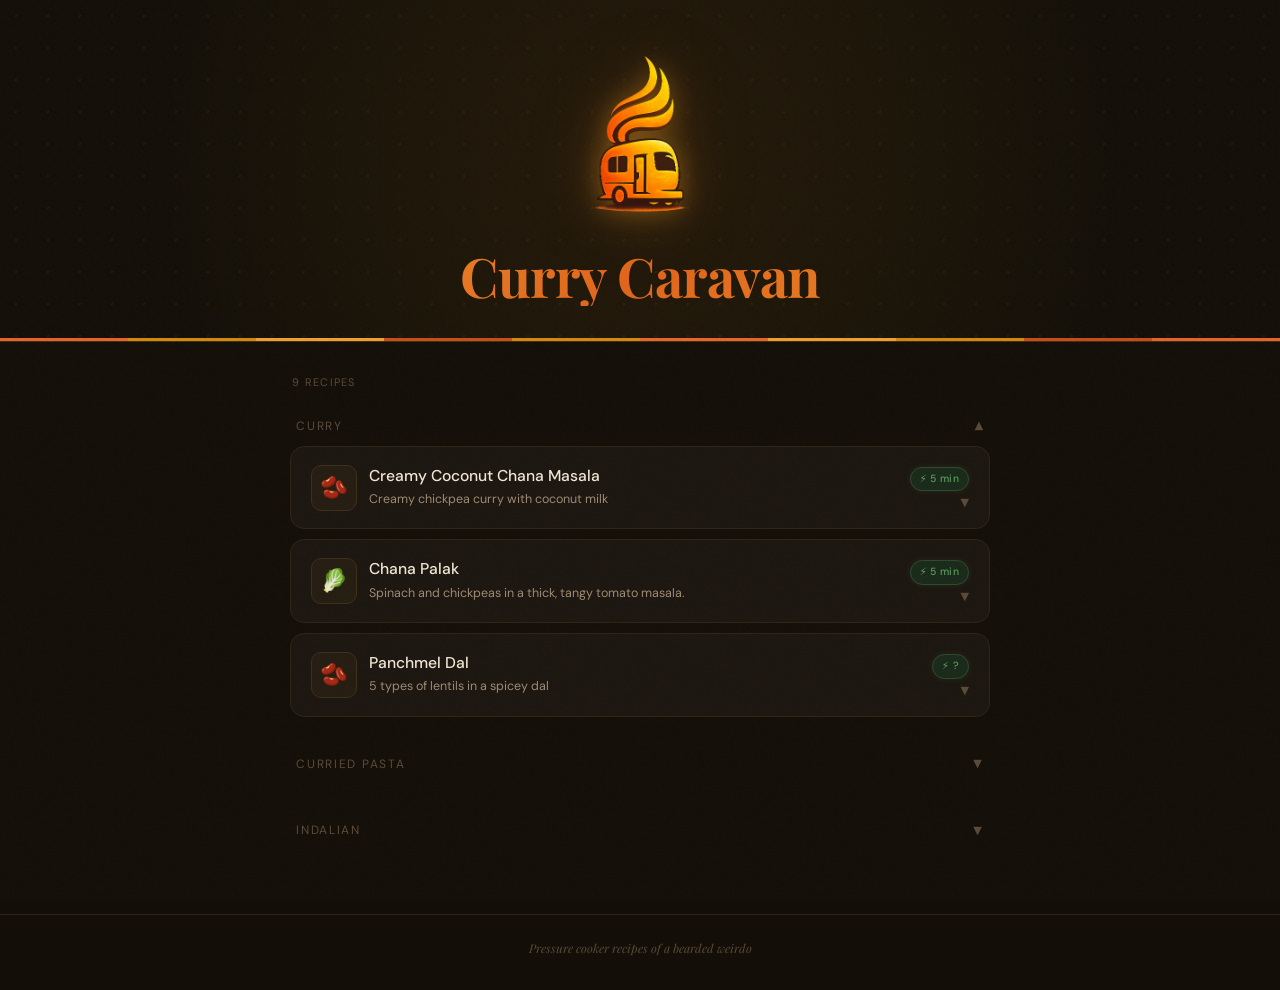
<file: index.html>
<!DOCTYPE html>
<html lang="en">
<head>
  <meta charset="UTF-8" />
  <meta name="viewport" content="width=device-width, initial-scale=1.0" />
  <title>Curry Caravan</title>
  <link rel="preconnect" href="https://fonts.googleapis.com">
  <link rel="preconnect" href="https://fonts.gstatic.com" crossorigin>
  <link href="https://fonts.googleapis.com/css2?family=Playfair+Display:ital,wght@0,700;1,400&family=DM+Sans:wght@400;500&display=swap" rel="stylesheet">
  <link rel="stylesheet" href="styles.css" />
  <link rel="icon" href="/favicon.ico" sizes="any">
  <link rel="icon" type="image/png" sizes="32x32" href="/favicon-32x32.png">
  <link rel="icon" type="image/png" sizes="16x16" href="/favicon-16x16.png">
  <link rel="apple-touch-icon" href="/apple-touch-icon.png">
  <link rel="manifest" href="/site.webmanifest">
  <meta name="theme-color" content="#130f08">
</head>
<body>

  <div class="grain"></div>

  <header class="hero">
    <div class="hero-pattern" aria-hidden="true"></div>
    <div class="hero-inner">
      <div class="hero-icon">
        <img src="/android-chrome-512x512.png" alt="Curry Caravan logo">
      </div>
      <h1 class="hero-title">Curry Caravan</h1>
      <!-- <p class="hero-tagline">Pressure cooker recipes from the road</p> -->

    </div>
    <div class="hero-spice-bar" aria-hidden="true">
      <span></span><span></span><span></span><span></span><span></span>
      <span></span><span></span><span></span><span></span><span></span>
    </div>
  </header>

  <main class="main">
    <p class="recipes-label" id="recipes-count">Loading recipes...</p>
    <section id="recipes" class="recipe-list" aria-label="Recipe list"></section>
  </main>

  <footer class="footer">
    <p>Pressure cooker recipes of a bearded weirdo</p>
  </footer>

  <script src="app.js"></script>
</body>
</html>
</file>
<file: styles.css>
/* ─────────────────────────────────────────
   CURRY CARAVAN — styles.css
   Dark turmeric theme. Nomadic, warm, real.
───────────────────────────────────────── */

:root {
  --bg-base:            #130f08;
  --bg-card:            #1c1610;
  --bg-card-hover:      #211a12;
  --bg-inset:           #251d12;
  --bg-note:            #2a1f0f;

  --border-subtle:      #2e2416;
  --border-mid:         #3d2f1a;
  --border-accent:      #b5620e;

  --text-primary:       #f0e6d3;
  --text-secondary:     #9e8a72;
  --text-muted:         #5a4a38;

  --spice-amber:        #f0a030;
  --spice-turmeric:     #d4880a;
  --spice-chilli:       #c84b18;
  --spice-green:        #5a9e5a;
  --spice-green-bg:     #1a2a1a;
  --spice-green-border: #2d4a2d;

  --radius-card:        14px;
  --radius-pill:        20px;
  --radius-sm:          8px;

  --font-display:       'Playfair Display', Georgia, serif;
  --font-body:          'DM Sans', system-ui, sans-serif;

  --transition:         0.18s ease;
}

/* ── RESET ── */
*, *::before, *::after { box-sizing: border-box; margin: 0; padding: 0; }
html { scroll-behavior: smooth; }

body {
  background: var(--bg-base);
  color: var(--text-primary);
  font-family: var(--font-body);
  font-size: 16px;
  line-height: 1.6;
  min-height: 100vh;
  -webkit-font-smoothing: antialiased;
}

/* ── GRAIN OVERLAY ── */
.grain {
  position: fixed;
  inset: 0;
  pointer-events: none;
  z-index: 100;
  opacity: 0.025;
  background-image: url("data:image/svg+xml,%3Csvg viewBox='0 0 256 256' xmlns='http://www.w3.org/2000/svg'%3E%3Cfilter id='noise'%3E%3CfeTurbulence type='fractalNoise' baseFrequency='0.9' numOctaves='4' stitchTiles='stitch'/%3E%3C/filter%3E%3Crect width='100%25' height='100%25' filter='url(%23noise)' opacity='1'/%3E%3C/svg%3E");
  background-size: 180px 180px;
}

/* ── HERO ── */
.hero {
  position: relative;
  text-align: center;
  overflow: hidden;
  border-bottom: 1px solid var(--border-mid);
}

/* dot-grid background pattern */
.hero-pattern {
  position: absolute;
  inset: 0;
  background-image:
    radial-gradient(circle, #c8580a1a 1.5px, transparent 1.5px),
    radial-gradient(circle, #c8580a0d 1px, transparent 1px);
  background-size: 32px 32px, 16px 16px;
  background-position: 0 0, 8px 8px;
}

/* ambient radial glow behind everything */
.hero::after {
  content: '';
  position: absolute;
  inset: -40px -20px -20px -20px;
  background: radial-gradient(
    circle at center,
    rgba(240,160,48,0.08) 0%,
    rgba(212,136,10,0.05) 35%,
    transparent 70%
  );
  pointer-events: none;
  z-index: 0;
}

.hero-inner {
  position: relative;
  z-index: 1;
  padding: 1.5rem 2rem 1.5rem;
}

/* ── HERO LOGO ── */
.hero-icon img {
  width: clamp(140px, 22vw, 230px);
  height: auto;
  display: block;
  margin: 0 auto 0rem;
  animation: float 4s ease-in-out infinite;
  filter:
    drop-shadow(0 0 12px #f0a03055)
    drop-shadow(0 0 24px #d4880a33)
    drop-shadow(0 0 40px #c84b181a);
}

@keyframes float {
  0%, 100% { transform: translateY(0px); }
  50%       { transform: translateY(-6px); }
}

/* ── HERO TITLE ── */
.hero-title {
  font-family: var(--font-display);
  font-size: clamp(2.2rem, 6vw, 3.4rem);
  font-weight: 700;
  letter-spacing: -0.5px;
  line-height: 1.1;
  margin-top: -0.5rem;
  margin-bottom: 0.5rem;
  background: linear-gradient(135deg, #f4a93b 0%, #e0651a 50%, #f0a030 100%);
  -webkit-background-clip: text;
  -webkit-text-fill-color: transparent;
  background-clip: text;
  text-shadow: none; /* can't combine text-shadow with background-clip */
}

.hero-tagline {
  font-size: 0.82rem;
  letter-spacing: 0.12em;
  text-transform: uppercase;
  color: var(--text-muted);
  margin-bottom: 1.4rem;
}

.hero-pills {
  display: flex;
  gap: 8px;
  justify-content: center;
  flex-wrap: wrap;
  margin-bottom: 0.5rem;
}

.pill {
  background: var(--bg-inset);
  border: 1px solid var(--border-mid);
  color: #b8905a;
  font-size: 0.72rem;
  font-weight: 500;
  padding: 5px 12px;
  border-radius: var(--radius-pill);
  letter-spacing: 0.04em;
}

/* spice-colour stripe bar at base of hero */
.hero-spice-bar {
  display: flex;
  height: 3px;
}
.hero-spice-bar span { flex: 1; }
.hero-spice-bar span:nth-child(1)  { background: #e8622a; }
.hero-spice-bar span:nth-child(2)  { background: #d4880a; }
.hero-spice-bar span:nth-child(3)  { background: #f0a030; }
.hero-spice-bar span:nth-child(4)  { background: #c84b18; }
.hero-spice-bar span:nth-child(5)  { background: #d4880a; }
.hero-spice-bar span:nth-child(6)  { background: #e8622a; }
.hero-spice-bar span:nth-child(7)  { background: #f0a030; }
.hero-spice-bar span:nth-child(8)  { background: #d4880a; }
.hero-spice-bar span:nth-child(9)  { background: #c84b18; }
.hero-spice-bar span:nth-child(10) { background: #e8622a; }

/* ── MAIN LAYOUT ── */
.main {
  max-width: 740px;
  margin: 0 auto;
  padding: 2rem 1.25rem 3rem;
}

.recipes-label {
  font-size: 0.68rem;
  letter-spacing: 0.12em;
  text-transform: uppercase;
  color: var(--text-muted);
  margin-bottom: 1rem;
  padding-left: 2px;
}

.recipe-list {
  display: flex;
  flex-direction: column;
  gap: 12px;
}

/* ── CATEGORY SECTIONS ── */
.category {
  margin-bottom: 1rem;
}

.category-header {
  display: flex;
  justify-content: space-between;
  align-items: center;
  padding: 0.6rem 0.4rem;
  font-size: 0.75rem;
  letter-spacing: 0.14em;
  text-transform: uppercase;
  color: var(--text-muted);
  cursor: pointer;
  transition: color var(--transition);
}

.category-header:hover {
  color: #c89a5a;
}

.category-chevron {
  font-size: 0.7rem;
  transition: transform 0.2s ease;
}

.category.open .category-chevron {
  transform: rotate(180deg);
}

.category-list {
  display: none;
  flex-direction: column;
  gap: 10px;
}

.category.open .category-list {
  display: flex;
}

/* ── RECIPE CARD ── */
.recipe {
  background: var(--bg-card);
  border: 1px solid var(--border-subtle);
  border-radius: var(--radius-card);
  overflow: hidden;
  cursor: pointer;
  transition: border-color var(--transition), background var(--transition), box-shadow var(--transition);
}

.recipe:hover {
  border-color: #7a3e0e66;
  background: var(--bg-card-hover);
  box-shadow:
    0 0 0 1px #7a3e0e33,
    0 6px 18px #00000055,
    0 0 12px #d4880a11;
}

.recipe.open {
  border-color: #7a3e0e55;
}

/* card header row */
.recipe-header {
  display: flex;
  align-items: center;
  gap: 12px;
  padding: 1rem 1.25rem;
  user-select: none;
}

.recipe-emoji {
  width: 46px;
  height: 46px;
  border-radius: 10px;
  background: var(--bg-inset);
  border: 1px solid var(--border-mid);
  display: flex;
  align-items: center;
  justify-content: center;
  font-size: 1.4rem;
  flex-shrink: 0;
}

.recipe-meta {
  flex: 1;
  min-width: 0;
}

.recipe-name {
  font-size: 0.98rem;
  font-weight: 500;
  color: var(--text-primary);
  margin-bottom: 2px;
  white-space: nowrap;
  overflow: hidden;
  text-overflow: ellipsis;
}

.recipe-desc {
  font-size: 0.78rem;
  color: var(--text-secondary);
  line-height: 1.5;
  margin-top: 2px;
  margin-bottom: 4px;
}

.recipe-tags {
  display: flex;
  flex-wrap: wrap;
  gap: 5px;
  margin-top: 4px;
}

.tag {
  background: var(--bg-inset);
  border: 1px solid var(--border-subtle);
  color: var(--text-muted);
  font-size: 0.65rem;
  padding: 2px 7px;
  border-radius: var(--radius-pill);
  letter-spacing: 0.04em;
  transition: all 0.15s ease;
}

.tag:hover {
  border-color: #d4880a55;
  color: #c89a5a;
}

.recipe-right {
  display: flex;
  flex-direction: column;
  align-items: flex-end;
  gap: 6px;
  flex-shrink: 0;
}

.ninja-badge {
  background: var(--spice-green-bg);
  border: 1px solid var(--spice-green-border);
  color: var(--spice-green);
  font-size: 0.65rem;
  font-weight: 500;
  padding: 3px 9px;
  border-radius: var(--radius-pill);
  white-space: nowrap;
  letter-spacing: 0.03em;
  box-shadow: 0 0 6px #5a9e5a22;
}

.recipe-chevron {
  color: var(--text-muted);
  font-size: 0.7rem;
  transition: transform var(--transition);
  line-height: 1;
}

.recipe.open .recipe-chevron {
  transform: rotate(180deg);
}

/* ── EXPANDED DETAILS ── */
.recipe-details {
  display: none;
  border-top: 1px solid var(--border-subtle);
  padding: 0 1.25rem 1.25rem;
  animation: slideDown 0.2s ease;
}

@keyframes slideDown {
  from { opacity: 0; transform: translateY(-6px); }
  to   { opacity: 1; transform: translateY(0); }
}

.recipe.open .recipe-details {
  display: block;
}

/* ── STAGES ── */
.stages {
  display: flex;
  flex-direction: column;
  margin-top: 1rem;
}

.stage {
  position: relative;
  padding-left: 2.5rem;
  padding-bottom: 1.25rem;
}

/* vertical connecting line between stages */
.stage:not(:last-child)::before {
  content: '';
  position: absolute;
  left: 0.85rem;
  top: 2rem;
  bottom: 0;
  width: 1px;
  background: var(--border-mid);
}

.stage-header {
  display: flex;
  align-items: center;
  gap: 8px;
  margin-bottom: 0.6rem;
}

.stage-icon {
  position: absolute;
  left: 0;
  top: 0;
  width: 1.75rem;
  height: 1.75rem;
  background: var(--bg-inset);
  border: 1px solid var(--border-mid);
  border-radius: 50%;
  display: flex;
  align-items: center;
  justify-content: center;
  font-size: 0.85rem;
  flex-shrink: 0;
}

.stage-num {
  font-size: 0.62rem;
  font-weight: 500;
  color: var(--text-muted);
  letter-spacing: 0.08em;
}

.stage-name {
  font-size: 0.72rem;
  font-weight: 500;
  letter-spacing: 0.1em;
  text-transform: uppercase;
  color: var(--spice-chilli);
}

.stage-steps {
  padding-left: 1.1rem;
  font-size: 0.875rem;
  color: #c0a888;
  line-height: 1.75;
  margin: 0;
}

.stage-steps li + li {
  margin-top: 3px;
}

/* ingredient gathering — unordered list, dimmer */
.stage:first-child .stage-steps {
  color: var(--text-secondary);
  list-style: none;
  padding-left: 0;
}

.stage:first-child .stage-steps li::before {
  content: '—';
  color: var(--text-muted);
  margin-right: 6px;
  font-size: 0.8rem;
}

/* ── NOTES BOX ── */
.recipe-notes {
  background: var(--bg-note);
  border: 1px solid var(--border-mid);
  border-left: 3px solid var(--spice-turmeric);
  border-radius: var(--radius-sm);
  padding: 0.75rem 1rem;
  margin-top: 0.25rem;
}

.recipe-notes h4 {
  font-size: 0.65rem;
  font-weight: 500;
  letter-spacing: 0.12em;
  text-transform: uppercase;
  color: var(--spice-amber);
  margin-bottom: 0.5rem;
}

.recipe-notes ul {
  padding-left: 1.2rem;
  font-size: 0.85rem;
  color: var(--text-secondary);
  line-height: 1.7;
}

/* ── FOOTER ── */
.footer {
  text-align: center;
  padding: 1.5rem 1rem 2rem;
  font-size: 0.75rem;
  color: var(--text-muted);
  border-top: 1px solid var(--border-subtle);
  font-style: italic;
  font-family: var(--font-display);
}
</file>
